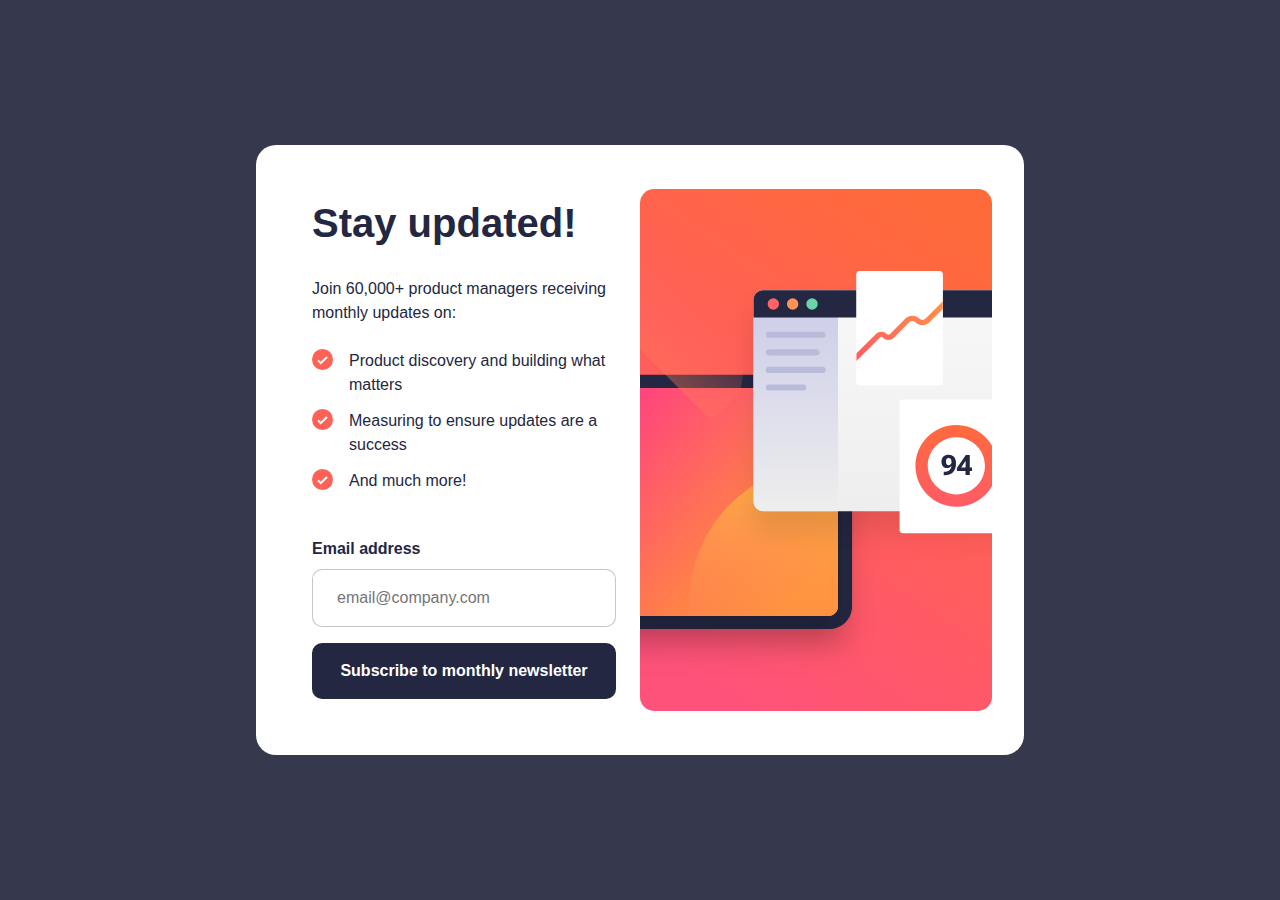
<file: index.html>
<!DOCTYPE html>
<html lang="en">

<head>
  <meta charset="UTF-8">
  <meta name="viewport" content="width=device-width, initial-scale=1.0">
  <!-- displays site properly based on user's device -->

  <title>Newsletter sign-up form with success message</title>
  <link rel="stylesheet" href="style.css">

</head>

<body>
  <main>
    <div class="card | grid">
      <section class="section | ">
        <h1>Stay updated!</h1>
        <p class="mb-24">Join 60,000+ product managers receiving monthly updates on:</p>
        <ol>
          <li class="flex">Product discovery and building what matters</li>
          <li class="flex">Measuring to ensure updates are a success</li>
          <li class="flex">And much more!</li>
        </ol>
        <div class="email-title | flex jc-sb">
          <p>Email address</p>
          <p class="error" id="error">Valid email required</p>
        </div>
        <form action="subbed.html">
          <input type="email" name="email" id="email" placeholder="email@company.com" required>
          <input type="submit" onclick="ValidateEmail()" value="Subscribe to monthly newsletter">
        </form>
      </section>
      <picture>
        <source srcset="./assets/images/illustration-sign-up-desktop.svg" media="(min-width:60rem)">
        <img src="./assets/images/illustration-sign-up-mobile.svg" alt="">
      </picture>
    </div>
  </main>
  <script src="script.js">

  </script>
</body>

</html>
</file>
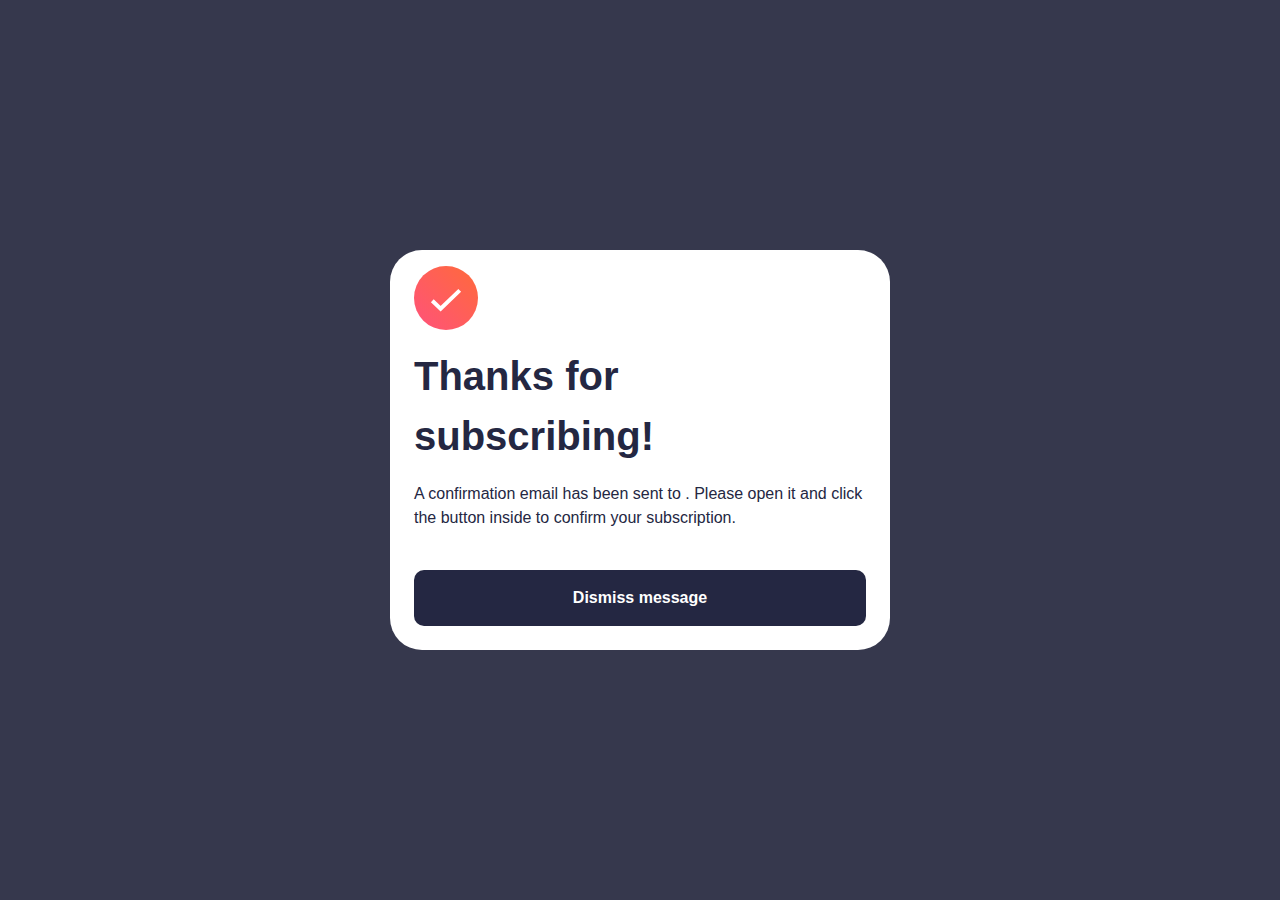
<file: subbed.html>
<!DOCTYPE html>
<html lang="en">

<head>
  <meta charset="UTF-8">
  <meta name="viewport" content="width=device-width, initial-scale=1.0">
  <!-- displays site properly based on user's device -->
  <link rel="stylesheet" href="subbed.css">
  <title>Subscription complete</title>

</head>

<body>


  <main class="card">
    <div class="flex-group">
      <img src="./assets/images/icon-success.svg" alt="check mark as visual check of subscription being complete">

      <h1>Thanks for subscribing!</h1>
      <p>A confirmation email has been sent to <span id="emailDisplay"></span>.
        Please open it and click the button inside to confirm your subscription.</p>
    </div>
    <button><a href="index.html">Dismiss message</a></button>


  </main>
  <script>
    /*let userEmail = localStorage.getItem("userEmail");*/

    const greetingValue = localStorage.getItem('greeting');
    console.log(greetingValue);
    const email = localStorage.getItem('userEmail');
    console.log(email);
    document.getElementById("emailDisplay").innerText = email;
  </script>
</body>


</html>
</file>
<file: style.css>
@font-face {
  font-family: "Roboto";
  src: url(./assets/fonts/Roboto-Bold.ttf) format(ttf),
    url(./assets/fonts/Roboto-Regular.ttf) format(ttf);
}

:root {
  --ff-roboto: "Roboto", sans-serif;

  --fs-100: 1rem;
  --fs-800: 2.5rem;
  --fs-900: 3.5rem;

  --fw-regular: 400;
  --fw-bold: 700;

  --fs-heading1: var(--fs-800);
}
@media (min-width: 60rem) {
  :root {
    --fs-heading1: var(--fs-800);
  }
}

*,
*::before,
*::after {
  box-sizing: border-box;
}

* {
  margin: 0;
  padding: 0;
}

input,
button,
textarea,
select {
  font: inherit;
}
img,
picture,
video,
canvas,
svg {
  display: block;
  max-width: 100%;
}

p,
h1,
h2,
h3,
h4,
h5,
h6 {
  overflow-wrap: break-word;
}

body {
  line-height: 1.5;
  -webkit-font-smoothing: antialiased;
  background-color: #36384d;

  font-family: var(--ff-roboto);
}

@media (min-width: 600px) {
  body {
    min-height: 100vh;
    display: grid;
    place-items: center;
  }
}
.card {
  background-color: white;
}
.section {
  order: 1;
  padding: 1rem 1.5rem;
}
@media (min-width: 60rem) {
  .section {
    order: 0;
  }
  main {
    max-width: 48rem;
  }
}
.section h1 {
  font-size: var(--fs-heading1);
  color: #242742;
  font-weight: var(--fw-bold);
}
.section p,
.section li,
.email-title p {
  color: #242742;
  font-size: var(--fs-100);
}

.section li {
  font-size: var(--fs-100);
  list-style-type: none;
}
.section li:nth-child(2) {
  margin-block: 0.75rem;
}
.section li::before {
  content: url(./assets/images/icon-list.svg);
  padding-right: 1rem;
}
.email-title {
  margin-top: 2.5rem;
  font-size: 0.75rem;
  font-weight: bold;
}
.email-title p:nth-child(2) {
  display: none;
}

input[type="email"],
input[type="submit"] {
  padding: 1rem 1.5rem;
  margin-block: 0.5rem;
  border: 1px solid #19182b40;
  border-radius: 10px;
  width: 100%;
}

input[type="submit"] {
  background-color: #242742;
  color: white;
  font-size: var(--fs-100);
  font-weight: bold;
  cursor: pointer;
  border: none;
}
input[type="submit"]:hover {
  background: linear-gradient(0deg, #ff527b 0%, #ff6a3a 100%);
  box-shadow: 0px 10px 77px -19px #ff6a3a;
}
img {
  width: 100%;
  height: 100%;
}

/*UTILITIES*/
.container {
  padding: 0.5rem;
}
.grid {
  display: grid;
}
.flex {
  display: flex;
}
.mb-24 {
  margin-block: 1.5rem;
}
.jc-sb {
  justify-content: space-between;
}
@media (min-width: 60rem) {
  .grid {
    grid-template-columns: 1fr 1fr;
  }
  .card {
    padding: 2rem;
    border-radius: 20px;
  }
  .flex.email-title {
    color: red;
  }
}
</file>
<file: subbed.css>
@font-face {
  font-family: "Roboto";
  src: url(./assets/fonts/Roboto-Bold.ttf) format(ttf),
    url(./assets/fonts/Roboto-Regular.ttf) format(ttf);
}

:root {
  --ff-roboto: "Roboto", sans-serif;

  --fs-100: 1rem;
  --fs-800: 2.5rem;
  --fs-900: 3.5rem;

  --fw-regular: 400;
  --fw-bold: 700;

  --fs-heading1: var(--fs-800);
}
@media (min-width: 60rem) {
  :root {
    --fs-heading1: var(--fs-800);
  }
}

*,
*::before,
*::after {
  box-sizing: border-box;
}

* {
  margin: 0;
  padding: 0;
}

input,
button,
textarea,
select {
  font: inherit;
}
img,
picture,
video,
canvas,
svg {
  display: block;
  max-width: 100%;
}

p,
h1,
h2,
h3,
h4,
h5,
h6 {
  overflow-wrap: break-word;
}

body {
  line-height: 1.5;
  -webkit-font-smoothing: antialiased;
  background-color: #36384d;
  min-height: 100vh;
  font-family: var(--ff-roboto);
  display: grid;
}

.card {
  background-color: white;
  padding: 1rem 1.5rem;
  max-width: 500px;
  width: 100%;
  height: 100%;
  display: flex;
  flex-direction: column;
  align-items: flex-start;
  justify-content: center;
  gap: 15rem;
}
@media (min-width: 500px) {
  body {
    display: grid;
    place-items: center;
  }
  .card {
    height: auto;
    border-radius: 32px;
    gap: 2rem;
  }
}
.card img {
  width: min-content;
}
.card h1 {
  font-size: var(--fs-heading1);
  color: #242742;
  font-weight: var(--fw-bold);
}
.card p {
  color: #242742;
  font-size: var(--fs-100);
}
button {
  padding: 1rem 1.5rem;
  margin-block: 0.5rem;
  border: none;
  border-radius: 10px;
  width: 100%;
  background-color: #242742;
  color: white;
  font-size: var(--fs-100);
  font-weight: bold;
  cursor: pointer;
  outline: none;
}
button:hover,
a:hover {
  background: linear-gradient(0deg, #ff527b 0%, #ff6a3a 100%);
  box-shadow: 0px 10px 77px -19px #ff6a3a;
}
span {
  font-weight: var(--fw-bold);
}
a {
  text-decoration: none;
  color: white;
}

.flex-group {
  display: flex;
  flex-direction: column;
  gap: 1rem;
}
</file>
